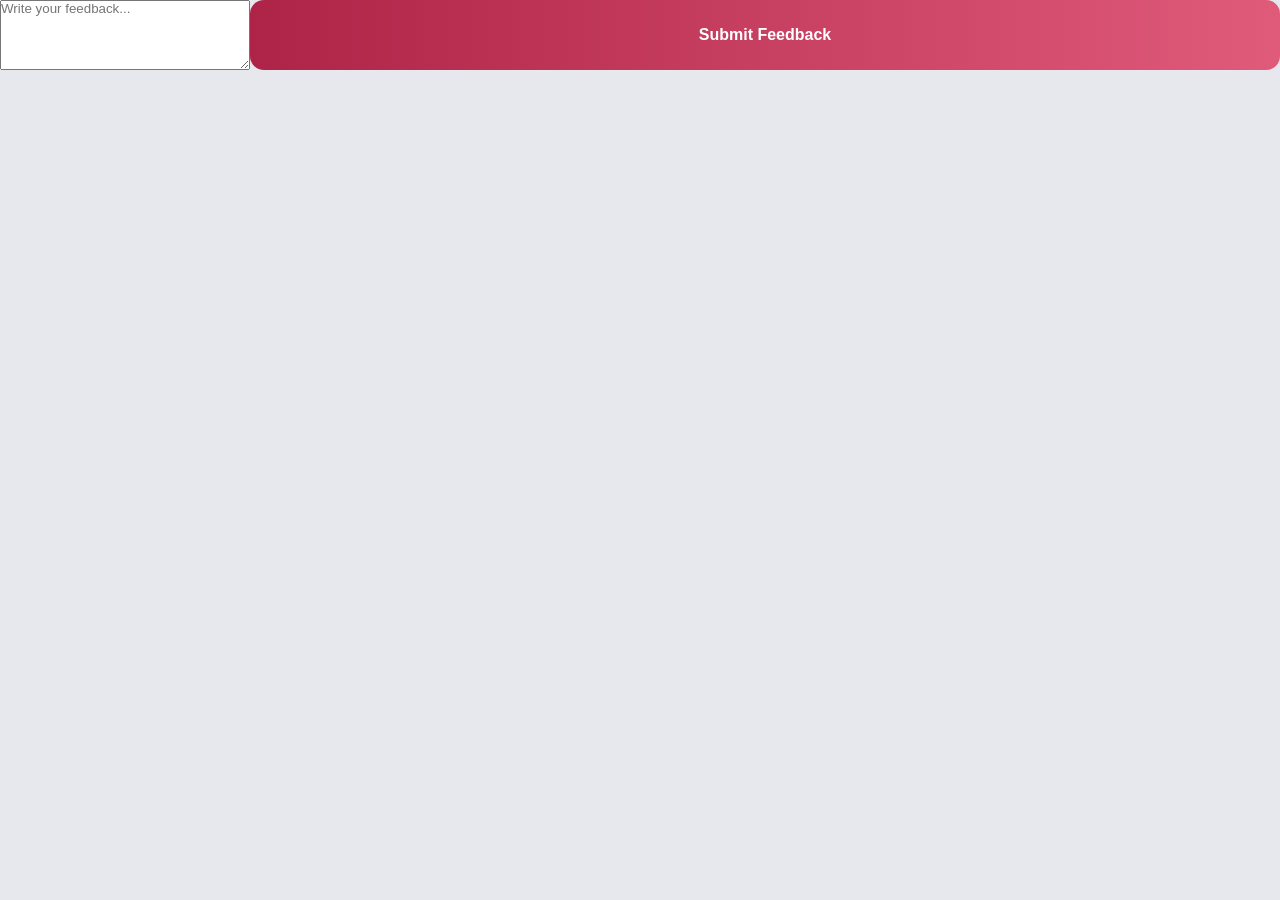
<file: feedback.html>
<!DOCTYPE html>
<html lang="en">
<head>
    <meta charset="UTF-8">
    <meta name="viewport" content="width=device-width, initial-scale=1.0">
    <title>Feedback</title>
    <link rel="stylesheet" href="./dashboard.css">
    <style>
        .feedback-container{

    padding:30px;
}
.feedback-btn{

    background:
    linear-gradient(
    to right,
    #AE2448,
    #e05a7a
    );

    color:white;

    border:none;

    padding:15px;

    border-radius:14px;

    cursor:pointer;

    font-size:16px;

    font-weight:bold;
}

.feedback-btn:hover{

    opacity:0.9;
}

.success-box{

    margin-top:20px;

    color:green;

    font-weight:bold;
}

@media(max-width:768px){

    .feedback-container{

        padding:18px;
    }

    .feedback-card{

        padding:22px;
    }
}
    </style>
</head>
<body>
    <div class="grid-container">
<textarea
name="feedback"
placeholder="Write your feedback..."
required></textarea>

<button
class="feedback-btn"
type="submit">
Submit Feedback
</button>

</form>

<div
class="success-box"
id="successBox">
</div>

</div>

</div>

</main>

</div>
</body>
</html>
</file>
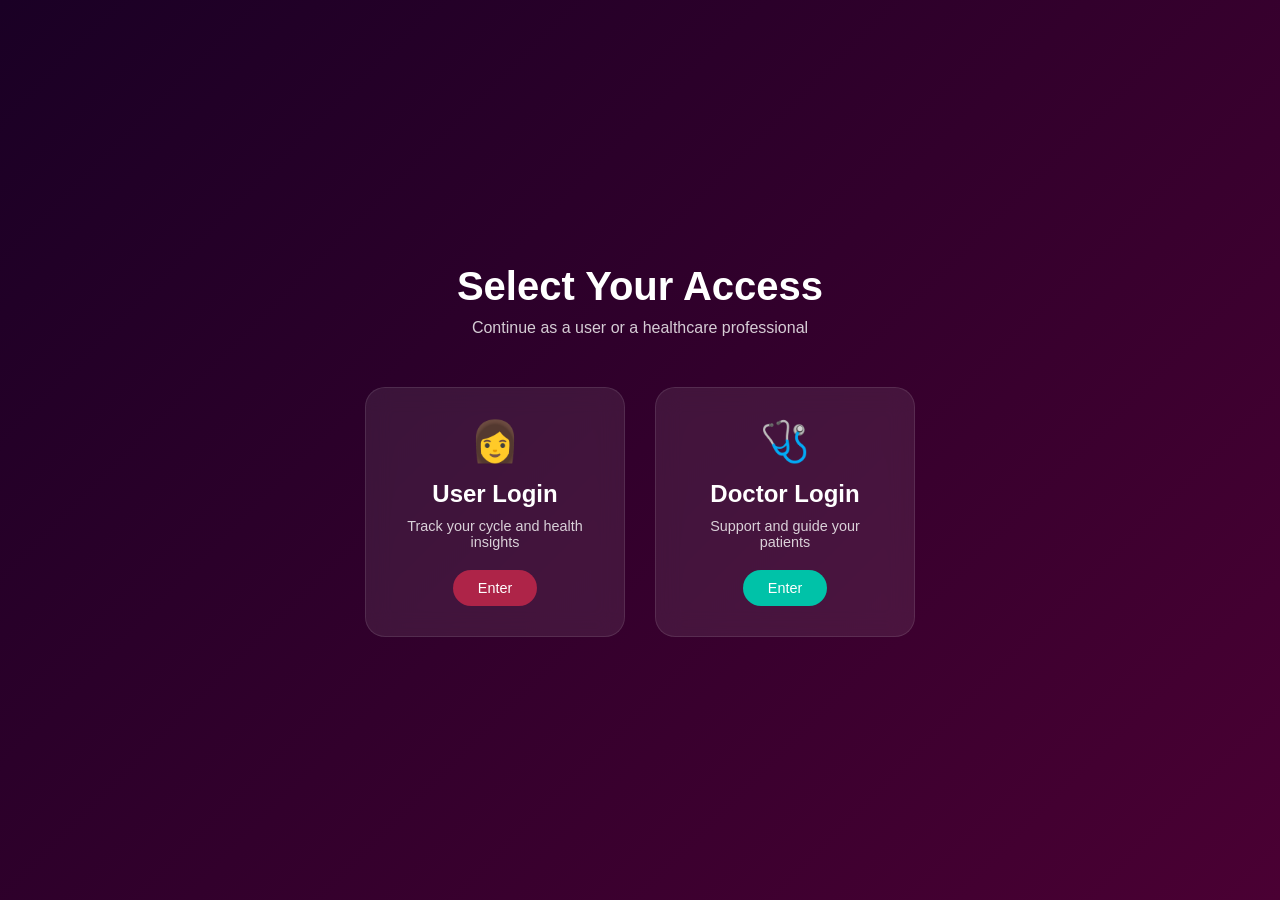
<file: logoption.html>
<!DOCTYPE html>

<html lang="en">
<head>
<meta charset="UTF-8">
<meta name="viewport" content="width=device-width, initial-scale=1.0">

<title>Select Login - Luna Cycle</title>
<link rel="stylesheet" href="logoption.css">
</head>

<body>

<div class="container">


<!-- HEADER -->
<div class="header">
    <h1>Select Your Access</h1>
    <p>Continue as a user or a healthcare professional</p>
</div>

<!-- OPTIONS -->
<div class="cards">

    <div class="card user">
        <div class="icon">👩</div>
        <h2>User Login</h2>
        <p>Track your cycle and health insights</p>
        <button onclick="location.href='user_login.php'">Enter</button>
    </div>

    <div class="card doctor">
        <div class="icon">🩺</div>
        <h2>Doctor Login</h2>
        <p>Support and guide your patients</p>
        <button onclick="location.href='doctorlogin.php'">Enter</button>
    </div>

</div>


</div>

</body>
</html>
</file>
<file: dashboard.css>
*{
  margin:0;
  padding:0;
  box-sizing:border-box;
  font-family:sans-serif;
}

body{
  background:#e6e8ed;
}

/* GRID */

.grid-container{
  display:grid;

  grid-template-columns:250px 1fr;

  grid-template-rows:70px 1fr;

  grid-template-areas:
  "sidebar header"
  "sidebar main";

  height:100vh;
}

/* HEADER */

.header{

  grid-area:header;

  background:white;

  display:flex;

  align-items:center;

  justify-content:space-between;

  padding:0 30px;

  position:fixed;

  top:0;

  left:250px;

  right:0;

  height:70px;

  z-index:1000;

  box-shadow:
  0 2px 10px rgba(0,0,0,0.05);
}
/* SIDEBAR */

#sidebar{

  grid-area:sidebar;

  background:#AE2448;

  color:white;

  padding:20px;

  position:fixed;

  top:0;

  left:0;

  width:250px;

  height:100vh;

  overflow-y:auto;
}

.sidebar-brand{
  font-size:24px;

  font-weight:bold;

  margin-bottom:30px;
}

.sidebar-list{
  list-style:none;
}

.sidebar-list li{
  margin:12px 0;
}

.sidebar-list li a{

  display:block;

  color:white;

  text-decoration:none;

  padding:12px;

  border-radius:10px;

  transition:0.3s;
}

.sidebar-list li a:hover{
  background:rgba(255,255,255,0.2);
}

/* MAIN */

.main-container{

  grid-area:main;

  padding:30px;

  margin-top:70px;

  overflow-y:auto;

  min-height:100vh;
}
/* SECTION TITLE */

.section-title{
  margin-top:20px;

  margin-bottom:20px;

  color:#AE2448;

  font-size:24px;
}

/* SUGGESTION CARD */

.suggestion-card{

  width:100%;

  max-width:750px;

  display:flex;

  align-items:flex-start;

  gap:20px;

  background:white;

  padding:25px;

  border-radius:24px;

  text-decoration:none;

  color:black;

  box-shadow:
  0 10px 25px rgba(0,0,0,0.08);

  transition:0.3s;
}

.suggestion-card:hover{
  transform:translateY(-5px);
}

.card-icon{

  width:65px;

  height:65px;

  border-radius:18px;

  display:flex;

  align-items:center;

  justify-content:center;

  background:
  linear-gradient(
  to right,
  #AE2448,
  #e05a7a
  );

  color:white;

  font-size:2rem;

  flex-shrink:0;
}

.card-content h3{
  color:#AE2448;

  margin-bottom:10px;
}

.card-content p{
  color:#666;

  margin-bottom:10px;
}

.card-content span{
  color:#e05a7a;

  font-weight:bold;
}

/* DETAILS PAGE */

.details-container{
  padding:30px;
}

.details-card{

  background:white;

  padding:30px;

  border-radius:20px;

  box-shadow:0 5px 15px rgba(0,0,0,0.1);

  max-width:800px;
}

.details-card h2{
  color:#AE2448;

  margin-bottom:15px;
}

.details-card p{
  margin:20px 0;

  line-height:1.8;
}

.details-card ul{
  margin-top:20px;

  padding-left:20px;
}

.details-card li{
  margin:10px 0;
}


/* RESPONSIVE */

@media(max-width:768px){

  .grid-container{

    grid-template-columns:1fr;

    grid-template-areas:
    "header"
    "main";
  }

  #sidebar{
    display:none;
  }

  .header{
    left:0;
  }

  .main-container{
    padding:18px;
  }

  .suggestion-card{
    flex-direction:column;
  }

  .card-icon{

    width:55px;

    height:55px;

    font-size:1.5rem;
  }
}

/* EXTRA */

html{
  scroll-behavior:smooth;
}

body{
  overflow-x:hidden;
}
/* DASHBOARD CARD SPACING */

.suggestion-card{

    margin-bottom:25px;
}


/* PAGE TITLE */

.dashboard-title{

    margin-bottom:25px;
}

.dashboard-title h1{

    color:#AE2448;

    margin-bottom:8px;
}

.dashboard-title p{

    color:#666;

    line-height:1.6;
}

/* SECTION TITLE */

.section-title{

    color:#AE2448;

    margin-bottom:18px;

    font-size:1.3rem;
}

/* SUGGESTION CARD */

.suggestion-card{

    display:flex;

    align-items:flex-start;

    gap:20px;

    background:white;

    padding:25px;

    border-radius:24px;

    text-decoration:none;

    color:black;

    box-shadow:
    0 10px 25px rgba(0,0,0,0.08);

    transition:0.3s;

    max-width:750px;
}

.suggestion-card:hover{

    transform:translateY(-4px);

    box-shadow:
    0 15px 30px rgba(0,0,0,0.12);
}

/* ICON */

.card-icon{

    width:65px;

    height:65px;

    border-radius:18px;

    display:flex;

    align-items:center;

    justify-content:center;

    background:
    linear-gradient(
    to right,
    #AE2448,
    #e05a7a
    );

    color:white;

    font-size:2rem;

    flex-shrink:0;
}

/* CONTENT */

.card-content h3{

    color:#AE2448;

    margin-bottom:10px;

    font-size:1.3rem;
}

.card-content p{

    color:#555;

    line-height:1.7;

    margin-bottom:12px;
}

/* MINI ANALYSIS */

.mini-analysis{

    color:#666;

    font-size:0.95rem;

    margin-top:10px;
}

/* LINK */

.analysis-link{

    display:inline-block;

    margin-top:10px;

    color:#e05a7a;

    font-weight:600;
}

html{
    scroll-behavior:smooth;
}

body{
    overflow-x:hidden;
}


/* EXPORT */

.export-wrapper{

    position:relative;
}

/* ICON */

.export-icon{

    width:45px;

    height:45px;

    border-radius:50%;

    background:
    linear-gradient(
    to right,
    #AE2448,
    #e05a7a
    );

    display:flex;

    align-items:center;

    justify-content:center;

    cursor:pointer;

    font-size:20px;

    color:white;

    transition:0.3s;
}

.export-icon:hover{

    transform:scale(1.05);
}

/* DROPDOWN */

.export-dropdown{

    position:absolute;

    top:60px;

    right:0;

    width:260px;

    background:white;

    padding:18px;

    border-radius:18px;

    box-shadow:
    0 10px 25px rgba(0,0,0,0.15);

    display:none;

    z-index:999;
}

/* SHOW */

.show-export{

    display:block;
}

/* TEXT */

.export-dropdown p{

    color:#AE2448;

    font-weight:600;

    margin-bottom:12px;
}

/* INPUT */

.export-dropdown input{

    width:100%;

    padding:10px;

    border-radius:10px;

    border:1px solid #ddd;

    margin-bottom:15px;
}

/* BUTTON */

.export-dropdown button{

    width:100%;

    padding:12px;

    border:none;

    border-radius:25px;

    background:
    linear-gradient(
    to right,
    #AE2448,
    #e05a7a
    );

    color:white;

    font-weight:600;

    cursor:pointer;
}
/* DOWNLOAD BUTTON */

.download-btn{

    display:block;

    width:100%;

    text-align:center;

    text-decoration:none;

    padding:12px;

    border-radius:25px;

    background:
    linear-gradient(
    to right,
    #AE2448,
    #e05a7a
    );

    color:white;

    font-weight:600;

    transition:0.3s;
}

.download-btn:hover{

    transform:translateY(-2px);

    box-shadow:
    0 8px 20px rgba(174,36,72,0.3);
}

/* RESPONSIVE */

@media(max-width:768px){

    .suggestion-card{

        flex-direction:column;
    }

    .card-icon{

        width:55px;

        height:55px;

        font-size:1.5rem;
    }
}
</file>
<file: logoption.css>
* {
  margin: 0;
  padding: 0;
  box-sizing: border-box;
  font-family: 'Segoe UI', sans-serif;
  }

/* BACKGROUND */
body {
height: 100vh;
display: flex;
justify-content: center;
align-items: center;
background: linear-gradient(135deg, #1a0025, #4a0033);
color: white;
}

/* CONTAINER */
.container {
text-align: center;
}

/* HEADER */
.header h1 {
font-size: 2.5rem;
margin-bottom: 10px;
}

.header p {
opacity: 0.8;
font-size: 1rem;
}

/* CARDS WRAPPER */
.cards {
margin-top: 50px;
display: flex;
gap: 30px;
flex-wrap: wrap;
justify-content: center;
}

/* CARD */
.card {
width: 260px;
padding: 30px;
border-radius: 20px;
background: rgba(255,255,255,0.08);
backdrop-filter: blur(12px);
border: 1px solid rgba(255,255,255,0.1);
transition: 0.3s;
}

/* HOVER EFFECT */
.card:hover {
transform: translateY(-10px) scale(1.03);
box-shadow: 0 20px 40px rgba(0,0,0,0.4);
}

/* ICON */
.icon {
font-size: 40px;
margin-bottom: 15px;
}

/* TEXT */
.card h2 {
margin-bottom: 10px;
}

.card p {
font-size: 0.9rem;
margin-bottom: 20px;
opacity: 0.8;
}

/* BUTTON */
.card button {
padding: 10px 25px;
border: none;
border-radius: 20px;
cursor: pointer;
font-size: 0.9rem;
transition: 0.3s;
}

/* USER STYLE */
.user button {
background: #AE2448;
color: white;
}

.user button:hover {
background: #c63a5f;
}

/* DOCTOR STYLE */
.doctor button {
background: #00c2a8;
color: white;
}

.doctor button:hover {
background: #00a896;
}
</file>
